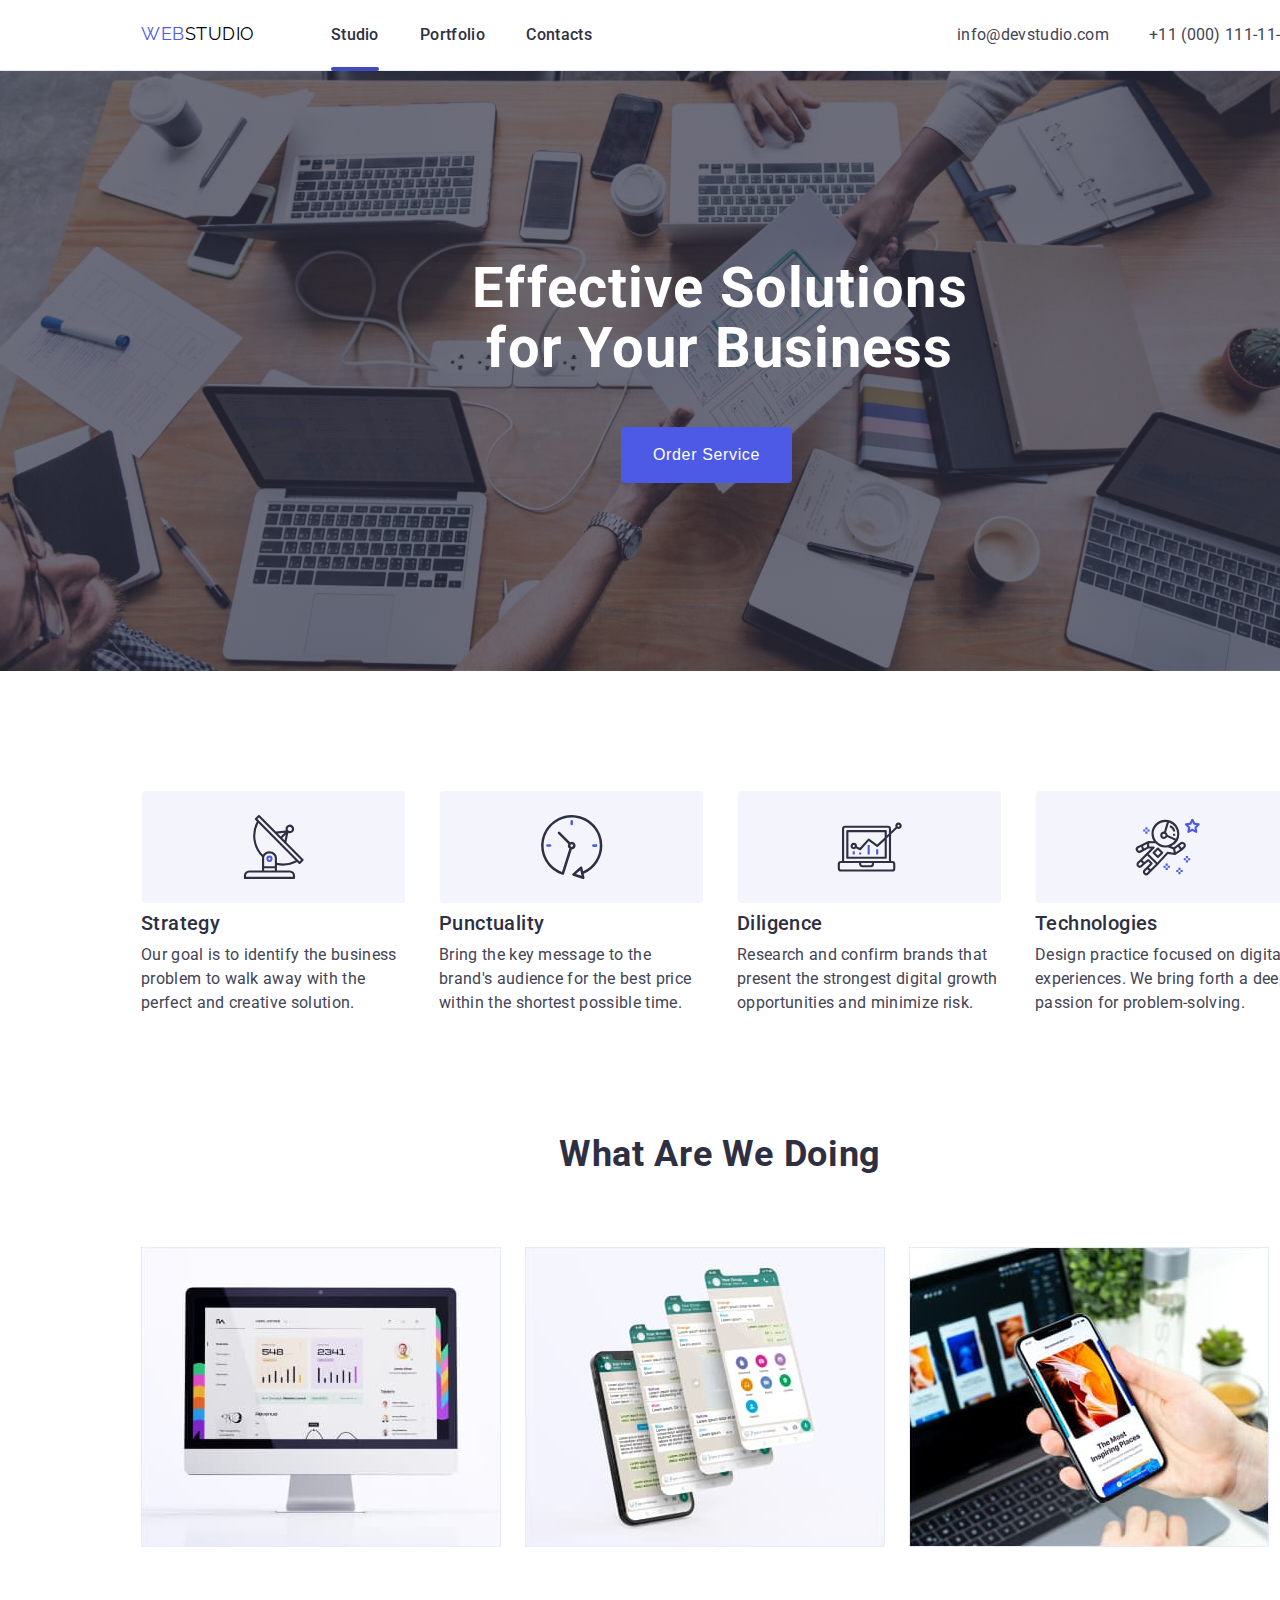
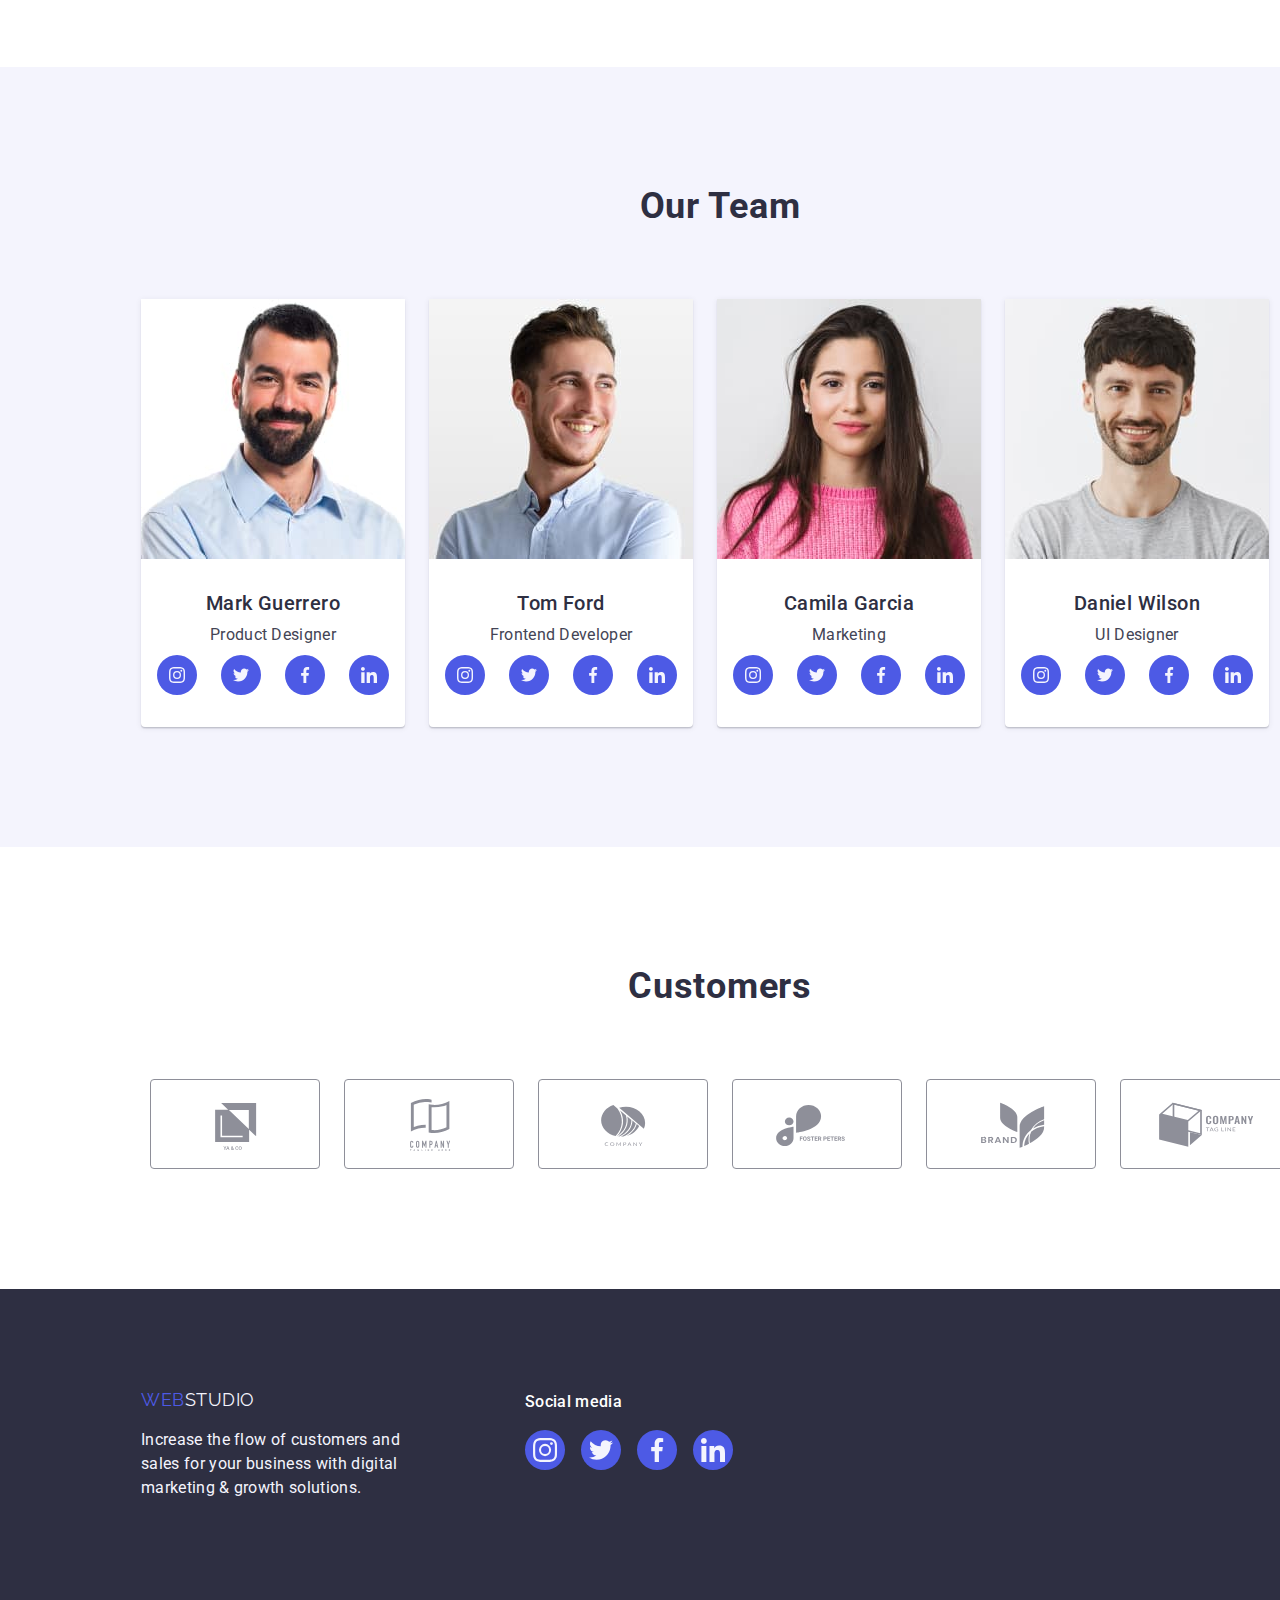
<file: index.html>
<!DOCTYPE html>
<html lang="en">
  <head>
    <meta charset="UTF-8" />
    <meta http-equiv="X-UA-Compatible" content="IE=edge" />
    <meta name="viewport" content="width=device-width, initial-scale=1.0" />
    <title>Studio</title>
    <link
      rel="stylesheet"
      href="https://cdnjs.cloudflare.com/ajax/libs/modern-normalize/2.0.0/modern-normalize.min.css"
      integrity="sha512-4xo8blKMVCiXpTaLzQSLSw3KFOVPWhm/TRtuPVc4WG6kUgjH6J03IBuG7JZPkcWMxJ5huwaBpOpnwYElP/m6wg=="
      crossorigin="anonymous"
      referrerpolicy="no-referrer"
    />
    <link rel="preconnect" href="https://fonts.googleapis.com" />
    <link rel="preconnect" href="https://fonts.gstatic.com" crossorigin />
    <link
      href="https://fonts.googleapis.com/css2?family=Raleway:wght@800&family=Roboto:wght@400;500;700;900&display=swap"
      rel="stylesheet"
    />
    <link href="css/styles.css" rel="stylesheet" />
  </head>
  <body>
    <header>
      <div class="container">
        <div class="entire-header">
          <div class="header-left">
            <a href="#0" class="logo"
              ><span class="logo-blue">Web</span>Studio</a
            >
            <nav class="main-navigation">
              <a href="index.html" class="active-page">Studio</a>
              <a href="portfolio.html">Portfolio</a>
              <a href="#0">Contacts</a>
            </nav>
          </div>
          <div class="header-right">
            <a href="mailto:info@devstudio.com" class="contact-information"
              >info@devstudio.com</a
            >
            <a href="tel:+110001111111" class="contact-information"
              >+11 (000) 111-11-11</a
            >
          </div>
        </div>
      </div>
    </header>
    <main>
      <div class="container-slogan">
        <div class="container">
          <h1 class="slogan">Effective Solutions for Your Business</h1>
          <button type="button" class="order-button" data-modal-open>
            Order Service
          </button>
        </div>
      </div>
      <section>
        <div class="container features section">
          <div class="feature">
            <svg width="264" height="112">
              <use href="./images/icons.svg#icon-icon-1"></use>
            </svg>
            <strong class="feature-title"> Strategy </strong>
            <p class="feature-description">
              Our goal is to identify the business problem to walk away with the
              perfect and creative solution.
            </p>
          </div>
          <div class="feature">
            <svg width="264" height="112">
              <use href="./images/icons.svg#icon-icon-2"></use>
            </svg>
            <strong class="feature-title"> Punctuality </strong>
            <p class="feature-description">
              Bring the key message to the brand's audience for the best price
              within the shortest possible time.
            </p>
          </div>
          <div class="feature">
            <svg width="264" height="112">
              <use href="./images/icons.svg#icon-icon-3"></use>
            </svg>
            <strong class="feature-title"> Diligence </strong>
            <p class="feature-description">
              Research and confirm brands that present the strongest digital
              growth opportunities and minimize risk.
            </p>
          </div>
          <div class="feature">
            <svg width="264" height="112">
              <use href="./images/icons.svg#icon-icon-4"></use>
            </svg>
            <strong class="feature-title"> Technologies </strong>
            <p class="feature-description">
              Design practice focused on digital experiences. We bring forth a
              deep passion for problem-solving.
            </p>
          </div>
        </div>
      </section>
      <div class="activities container">
        <h2 class="section-title">What are we doing</h2>
        <img
          src="images/img-1.jpg"
          alt="computer with data graphs"
          width="360"
          height="300"
        />
        <img
          src="images/img-2.jpg"
          alt="whatsapp mobile layout"
          width="360"
          height="300"
        />
        <img
          src="images/img-3.jpg"
          alt="person designing mobile website"
          width="360"
          height="300"
        />
      </div>
      <section class="team-members">
        <div class="container">
          <h2 class="section-title">Our Team</h2>
          <div class="team-member">
            <img
              src="images/img-4.jpg"
              alt="Mark Guerrero, Product Designer"
              width="264"
              height="260"
            />
            <p class="team-member-name">Mark Guerrero</p>
            <p class="position-name">Product Designer</p>
            <ul class="team-member-socials">
              <li>
                <a href="#0">
                  <svg width="40" height="40">
                    <use href="./images/icons.svg#icon-icon-instagram"></use>
                  </svg>
                </a>
              </li>
              <li>
                <a href="#0">
                  <svg width="40" height="40">
                    <use href="./images/icons.svg#icon-icon-twitter"></use>
                  </svg>
                </a>
              </li>
              <li>
                <a href="#0">
                  <svg width="40" height="40">
                    <use href="./images/icons.svg#icon-icon-facebook"></use>
                  </svg>
                </a>
              </li>
              <li>
                <a href="#0">
                  <svg width="40" height="40">
                    <use href="./images/icons.svg#icon-icon-linkedin"></use>
                  </svg>
                </a>
              </li>
            </ul>
          </div>
          <div class="team-member">
            <img
              src="images/img-5.jpg"
              alt="Tom Ford, Frontend Developer"
              width="264"
              height="260"
            />
            <p class="team-member-name">Tom Ford</p>
            <p class="position-name">Frontend Developer</p>
            <ul class="team-member-socials">
              <li>
                <a href="#0">
                  <svg width="40" height="40">
                    <use href="./images/icons.svg#icon-icon-instagram"></use>
                  </svg>
                </a>
              </li>
              <li>
                <a href="#0">
                  <svg width="40" height="40">
                    <use href="./images/icons.svg#icon-icon-twitter"></use>
                  </svg>
                </a>
              </li>
              <li>
                <a href="#0">
                  <svg width="40" height="40">
                    <use href="./images/icons.svg#icon-icon-facebook"></use>
                  </svg>
                </a>
              </li>
              <li>
                <a href="#0">
                  <svg width="40" height="40">
                    <use href="./images/icons.svg#icon-icon-linkedin"></use>
                  </svg>
                </a>
              </li>
            </ul>
          </div>
          <div class="team-member">
            <img
              src="images/img-6.jpg"
              alt="Camila Garcia, Marketing"
              width="264"
              height="260"
            />
            <p class="team-member-name">Camila Garcia</p>
            <p class="position-name">Marketing</p>
            <ul class="team-member-socials">
              <li>
                <a href="#0">
                  <svg width="40" height="40">
                    <use href="./images/icons.svg#icon-icon-instagram"></use>
                  </svg>
                </a>
              </li>
              <li>
                <a href="#0">
                  <svg width="40" height="40">
                    <use href="./images/icons.svg#icon-icon-twitter"></use>
                  </svg>
                </a>
              </li>
              <li>
                <a href="#0">
                  <svg width="40" height="40">
                    <use href="./images/icons.svg#icon-icon-facebook"></use>
                  </svg>
                </a>
              </li>
              <li>
                <a href="#0">
                  <svg width="40" height="40">
                    <use href="./images/icons.svg#icon-icon-linkedin"></use>
                  </svg>
                </a>
              </li>
            </ul>
          </div>
          <div class="team-member">
            <img
              src="images/img-7.jpg"
              alt="Daniel Wilson, UI Designer"
              width="264"
              height="260"
            />
            <p class="team-member-name">Daniel Wilson</p>
            <p class="position-name">UI Designer</p>
            <ul class="team-member-socials">
              <li>
                <a href="#0">
                  <svg width="40" height="40">
                    <use href="./images/icons.svg#icon-icon-instagram"></use>
                  </svg>
                </a>
              </li>
              <li>
                <a href="#0">
                  <svg width="40" height="40">
                    <use href="./images/icons.svg#icon-icon-twitter"></use>
                  </svg>
                </a>
              </li>
              <li>
                <a href="#0">
                  <svg width="40" height="40">
                    <use href="./images/icons.svg#icon-icon-facebook"></use>
                  </svg>
                </a>
              </li>
              <li>
                <a href="#0">
                  <svg width="40" height="40">
                    <use href="./images/icons.svg#icon-icon-linkedin"></use>
                  </svg>
                </a>
              </li>
            </ul>
          </div>
        </div>
      </section>
      <section>
        <div class="section container">
          <h2 class="section-title">Customers</h2>
          <ul class="customers-logos">
            <li>
              <a href="#0">
                <svg width="168" height="88">
                  <use href="./images/icons.svg#icon-icon-client-1"></use>
                </svg>
              </a>
            </li>
            <li>
              <a href="#0">
                <svg width="168" height="88">
                  <use href="./images/icons.svg#icon-icon-client-2"></use>
                </svg>
              </a>
            </li>
            <li>
              <a href="#0">
                <svg width="168" height="88">
                  <use href="./images/icons.svg#icon-icon-client-3"></use>
                </svg>
              </a>
            </li>
            <li>
              <a href="#0">
                <svg width="168" height="88">
                  <use href="./images/icons.svg#icon-icon-client-4"></use>
                </svg>
              </a>
            </li>
            <li>
              <a href="#0">
                <svg width="168" height="88">
                  <use href="./images/icons.svg#icon-icon-client-5"></use>
                </svg>
              </a>
            </li>
            <li>
              <a href="#0">
                <svg width="168" height="88">
                  <use href="./images/icons.svg#icon-icon-client-6"></use>
                </svg>
              </a>
            </li>
          </ul>
        </div>
      </section>
    </main>

    <footer>
      <div class="container">
        <div class="entire-footer">
          <div class="footer-left">
            <a href="#0" class="logo-footer"
              ><span class="logo-blue">Web</span>Studio</a
            >
            <p class="footer-slogan">
              Increase the flow of customers and sales for your business with
              digital marketing & growth solutions.
            </p>
          </div>
          <div class="footer-right">
            <p class="footer-right-title">Social media</p>
            <ul class="footer-socials">
              <li>
                <a href="#0">
                  <svg width="40" height="40">
                    <use
                      href="./images/icons.svg#icon-icon-instagram-big"
                    ></use>
                  </svg>
                </a>
              </li>
              <li>
                <a href="#0">
                  <svg width="40" height="40">
                    <use href="./images/icons.svg#icon-icon-twitter-big"></use>
                  </svg>
                </a>
              </li>
              <li>
                <a href="#0">
                  <svg width="40" height="40">
                    <use href="./images/icons.svg#icon-icon-facebook-big"></use>
                  </svg>
                </a>
              </li>
              <li>
                <a href="#0">
                  <svg width="40" height="40">
                    <use href="./images/icons.svg#icon-icon-linkedin-big"></use>
                  </svg>
                </a>
              </li>
            </ul>
          </div>
        </div>
      </div>
    </footer>
    <div class="backdrop is-hidden" data-modal>
      <div class="modal">
        <button class="close-button" data-modal-close>
          <svg width="24" height="24">
            <use href="./images/icons.svg#icon-close"></use>
          </svg>
        </button>
      </div>
    </div>
    <script src="./js/modal.js"></script>
  </body>
</html>
</file>
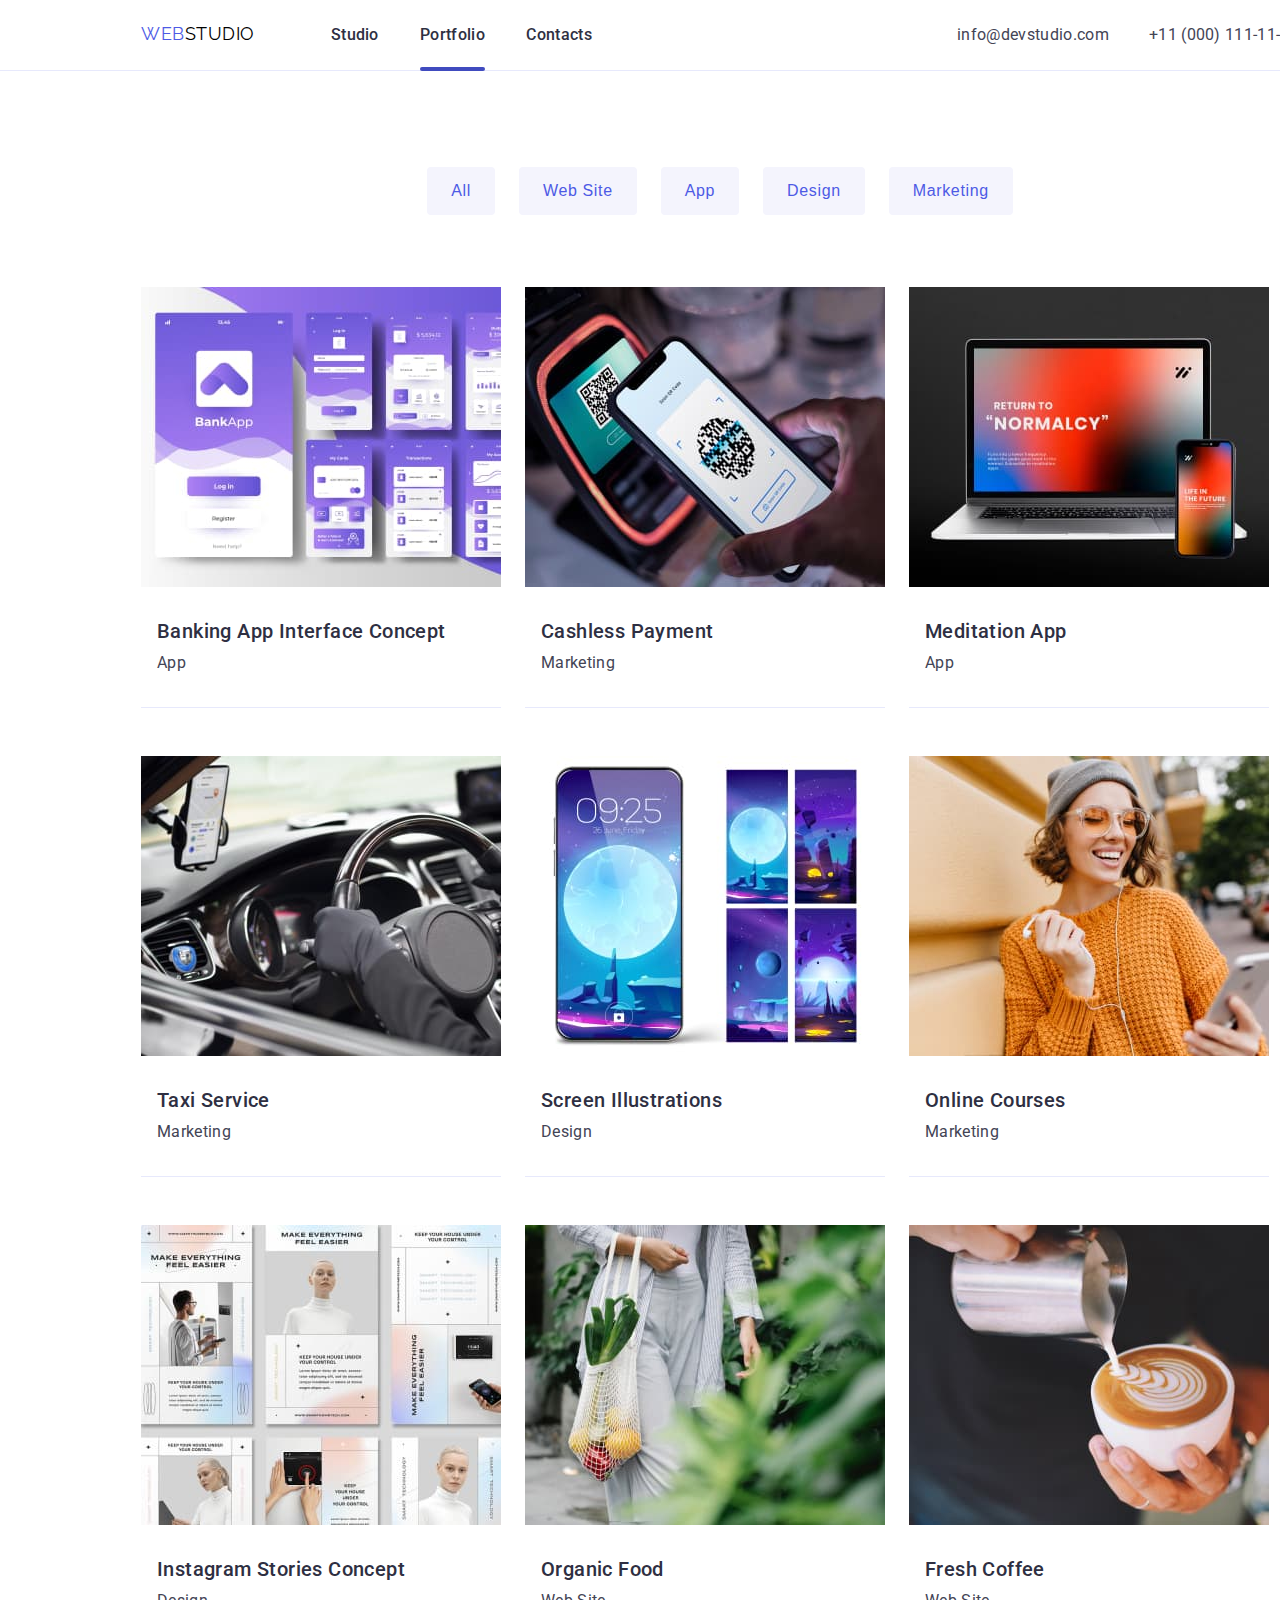
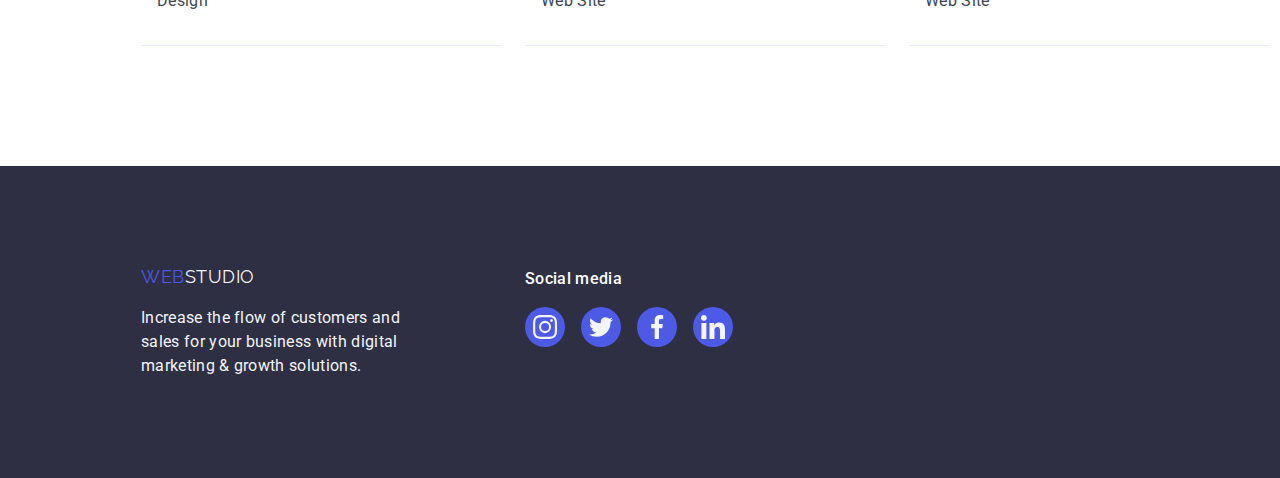
<file: portfolio.html>
<!DOCTYPE html>
<html lang="pl">
  <head>
    <meta charset="UTF-8" />
    <meta http-equiv="X-UA-Compatible" content="IE=edge" />
    <meta name="viewport" content="width=device-width, initial-scale=1.0" />
    <title>Portfolio</title>
    <link
      rel="stylesheet"
      href="https://cdnjs.cloudflare.com/ajax/libs/modern-normalize/2.0.0/modern-normalize.min.css"
      integrity="sha512-4xo8blKMVCiXpTaLzQSLSw3KFOVPWhm/TRtuPVc4WG6kUgjH6J03IBuG7JZPkcWMxJ5huwaBpOpnwYElP/m6wg=="
      crossorigin="anonymous"
      referrerpolicy="no-referrer"
    />
    <link rel="preconnect" href="https://fonts.googleapis.com" />
    <link rel="preconnect" href="https://fonts.gstatic.com" crossorigin />
    <link
      href="https://fonts.googleapis.com/css2?family=Raleway:wght@800&family=Roboto:wght@400;500;700;900&display=swap"
      rel="stylesheet"
    />
    <link href="css/styles.css" rel="stylesheet" />
  </head>
  <body>
    <header>
      <div class="container">
        <div class="entire-header">
          <div class="header-left">
            <a href="#0" class="logo"
              ><span class="logo-blue">Web</span>Studio</a
            >
            <nav class="main-navigation">
              <a href="index.html">Studio</a>
              <a href="portfolio.html" class="active-page">Portfolio</a>
              <a href="#0">Contacts</a>
            </nav>
          </div>
          <div class="header-right">
            <a href="mailto:info@devstudio.com" class="contact-information"
              >info@devstudio.com</a
            >
            <a href="tel:+110001111111" class="contact-information"
              >+11 (000) 111-11-11</a
            >
          </div>
        </div>
      </div>
    </header>
    <main>
      <div class="section-portfolio">
        <div class="container">
          <div class="filters">
            <button type="button" class="filter-button">All</button>
            <button type="button" class="filter-button">Web Site</button>
            <button type="button" class="filter-button">App</button>
            <button type="button" class="filter-button">Design</button>
            <button type="button" class="filter-button">Marketing</button>
          </div>
          <section class="projects">
            <figure>
              <div class="box">
                <img
                  src="images/portfolio-img1.jpg"
                  alt="mobile banking app"
                  width="360"
                  height="300"
                />
                <p class="overlay">
                  14 Stylish and User-Friendly App Design Concepts · Task
                  Manager App · Calorie Tracker App · Exotic Fruit Ecommerce App
                  · Cloud Storage App
                </p>
              </div>
              <figcaption class="project-title">
                Banking App Interface Concept
                <p class="project-category">App</p>
              </figcaption>
            </figure>
            <figure>
              <div class="box">
                <img
                  src="images/portfolio-img2.jpg"
                  alt="person paying with their phone"
                  width="360"
                  height="300"
                />
                <p class="overlay">
                  14 Stylish and User-Friendly App Design Concepts · Task
                  Manager App · Calorie Tracker App · Exotic Fruit Ecommerce App
                  · Cloud Storage App
                </p>
              </div>
              <figcaption class="project-title">
                Cashless Payment
                <p class="project-category">Marketing</p>
              </figcaption>
            </figure>
            <figure>
              <div class="box">
                <img
                  src="images/portfolio-img3.jpg"
                  alt="meditation app open on laptop and phone"
                  width="360"
                  height="300"
                />
                <p class="overlay">
                  14 Stylish and User-Friendly App Design Concepts · Task
                  Manager App · Calorie Tracker App · Exotic Fruit Ecommerce App
                  · Cloud Storage App
                </p>
              </div>
              <figcaption class="project-title">
                Meditation App
                <p class="project-category">App</p>
              </figcaption>
            </figure>
            <figure>
              <div class="box">
                <img
                  src="images/portfolio-img4.jpg"
                  alt="taxi driver with mobile app"
                  width="360"
                  height="300"
                />
                <p class="overlay">
                  14 Stylish and User-Friendly App Design Concepts · Task
                  Manager App · Calorie Tracker App · Exotic Fruit Ecommerce App
                  · Cloud Storage App
                </p>
              </div>
              <figcaption class="project-title">
                Taxi Service
                <p class="project-category">Marketing</p>
              </figcaption>
            </figure>
            <figure>
              <div class="box">
                <img
                  src="images/portfolio-img5.jpg"
                  alt="cosmic wallpaper designs"
                  width="360"
                  height="300"
                />
                <p class="overlay">
                  14 Stylish and User-Friendly App Design Concepts · Task
                  Manager App · Calorie Tracker App · Exotic Fruit Ecommerce App
                  · Cloud Storage App
                </p>
              </div>
              <figcaption class="project-title">
                Screen Illustrations
                <p class="project-category">Design</p>
              </figcaption>
            </figure>
            <figure>
              <div class="box">
                <img
                  src="images/portfolio-img6.jpg"
                  alt="woman learning on her phone"
                  width="360"
                  height="300"
                />
                <p class="overlay">
                  14 Stylish and User-Friendly App Design Concepts · Task
                  Manager App · Calorie Tracker App · Exotic Fruit Ecommerce App
                  · Cloud Storage App
                </p>
              </div>
              <figcaption class="project-title">
                Online Courses
                <p class="project-category">Marketing</p>
              </figcaption>
            </figure>
            <figure>
              <div class="box">
                <img
                  src="images/portfolio-img7.jpg"
                  alt="exemplary designs for instaram stories"
                  width="360"
                  height="300"
                />
                <p class="overlay">
                  14 Stylish and User-Friendly App Design Concepts · Task
                  Manager App · Calorie Tracker App · Exotic Fruit Ecommerce App
                  · Cloud Storage App
                </p>
              </div>
              <figcaption class="project-title">
                Instagram Stories Concept
                <p class="project-category">Design</p>
              </figcaption>
            </figure>
            <figure>
              <div class="box">
                <img
                  src="images/portfolio-img8.jpg"
                  alt="person carrying groceries"
                  width="360"
                  height="300"
                />
                <p class="overlay">
                  14 Stylish and User-Friendly App Design Concepts · Task
                  Manager App · Calorie Tracker App · Exotic Fruit Ecommerce App
                  · Cloud Storage App
                </p>
              </div>
              <figcaption class="project-title">
                Organic Food
                <p class="project-category">Web Site</p>
              </figcaption>
            </figure>
            <figure>
              <div class="box">
                <img
                  src="images/portfolio-img9.jpg"
                  alt="person pouring coffee"
                  width="360"
                  height="300"
                />
                <p class="overlay">
                  14 Stylish and User-Friendly App Design Concepts · Task
                  Manager App · Calorie Tracker App · Exotic Fruit Ecommerce App
                  · Cloud Storage App
                </p>
              </div>
              <figcaption class="project-title">
                Fresh Coffee
                <p class="project-category">Web Site</p>
              </figcaption>
            </figure>
          </section>
        </div>
      </div>
    </main>
    <footer>
      <div class="container">
        <div class="entire-footer">
          <div class="footer-left">
            <a href="#0" class="logo-footer"
              ><span class="logo-blue">Web</span>Studio</a
            >
            <p class="footer-slogan">
              Increase the flow of customers and sales for your business with
              digital marketing & growth solutions.
            </p>
          </div>
          <div class="footer-right">
            <p class="footer-right-title">Social media</p>
            <ul class="footer-socials">
              <li>
                <a href="#0">
                  <svg width="40" height="40">
                    <use
                      href="./images/icons.svg#icon-icon-instagram-big"
                    ></use>
                  </svg>
                </a>
              </li>
              <li>
                <a href="#0">
                  <svg width="40" height="40">
                    <use href="./images/icons.svg#icon-icon-twitter-big"></use>
                  </svg>
                </a>
              </li>
              <li>
                <a href="#0">
                  <svg width="40" height="40">
                    <use href="./images/icons.svg#icon-icon-facebook-big"></use>
                  </svg>
                </a>
              </li>
              <li>
                <a href="#0">
                  <svg width="40" height="40">
                    <use href="./images/icons.svg#icon-icon-linkedin-big"></use>
                  </svg>
                </a>
              </li>
            </ul>
          </div>
        </div>
      </div>
    </footer>
  </body>
</html>
</file>
<file: css/styles.css>
:root {
  --iris: #4d5ae5;
  --ocean: #404bbf;
  --grey: #2e2f42;
  --slate: #434455;
  --white: #ffffff;
  --cloud: #f4f4fd;
  --white-faded: rgba(255, 255, 255, 0.6);
  --cornflower: #e7e9fc;
  --green: #31d0aa;
  --dairy: #fcfcfc;
}
header {
  border-bottom: 1px solid var(--cornflower);
}
body {
  font-family: "Roboto", sans-serif;
  color: var(--grey);
  width: 1440px;
  margin: auto;
}
.container {
  width: 1158px;
  margin: 0 auto;
  padding-inline: 15px;
}
.section {
  padding-block: 120px;
}
.entire-header {
  display: flex;
  justify-content: space-between;
}
.header-left {
  display: flex;
  align-items: center;
  gap: 76px;
}
.header-right {
  display: flex;
  align-items: center;
  gap: 40px;
}
.logo {
  font-family: "Raleway", sans-serif;
  color: black;
  text-decoration: none;
  font-size: 18px;
  line-height: 116.667%;
  display: inline-block;
  margin-top: 24px;
  margin-bottom: 25px;
  letter-spacing: 0.03em;
  text-transform: uppercase;
}
.logo-blue {
  color: var(--iris);
}
.main-navigation {
  font-weight: 500;
  display: inline-flex;
  width: 261px;
  justify-content: space-between;
  letter-spacing: 0.02em;
  line-height: 150%;
}
.main-navigation a {
  text-decoration: none;
  color: var(--grey);
  transition: color 250ms cubic-bezier(0.4, 0, 0.2, 1);
}

.main-navigation a:visited {
  color: var(--grey);
}

.main-navigation a:hover,
.main-navigation a:focus {
  color: var(--iris);
}
.active-page {
  position: relative;
}
.active-page::after {
  content: "";
  width: 100%;
  height: 4px;
  border-radius: 2px;
  background: var(--ocean);
  position: absolute;
  top: 44px;
  left: 0;
}

.contact-information {
  font-weight: 400;
  text-decoration: none;
  color: var(--slate);
  letter-spacing: 0.02em;
  line-height: 150%;
  transition: color 250ms cubic-bezier(0.4, 0, 0.2, 1);
}
.contact-information:last-child {
  margin-right: 0px;
}

.contact-information:hover,
.contact-information:focus {
  color: var(--iris);
}
.container-slogan {
  background-color: lightgray;
  background-image: linear-gradient(
      0,
      rgba(46, 47, 66, 0.7),
      rgba(46, 47, 66, 0.7)
    ),
    url(../images/background-img-1.jpg);
  background-repeat: no-repeat;
  background-position: center;
  padding-block: 188px;
}
.slogan {
  color: var(--white);
  font-weight: 700;
  font-size: 56px;
  line-height: 107.143%;
  padding-inline: 316px;
  margin-top: 0px;
  margin-bottom: 48px;
  text-align: center;
  letter-spacing: 0.02em;
}
.order-button {
  background: var(--iris);
  color: var(--white);
  font-weight: 500;
  font-size: 16px;
  line-height: 150%;
  cursor: pointer;
  border-width: 0px;
  border-radius: 4px;
  padding: 16px 32px;
  margin-left: 480px;
  letter-spacing: 0.04em;
  transition: background-color 250ms cubic-bezier(0.4, 0, 0.2, 1),
    color 250ms cubic-bezier(0.4, 0, 0.2, 1);
}

.order-button:hover {
  color: var(--iris);
  background-color: var(--cloud);
}

.features {
  display: flex;
  justify-content: space-between;
}

.feature {
  display: flex;
  flex-direction: column;
  gap: 8px;
}

.feature-title {
  font-size: 20px;
  letter-spacing: 0.02em;
  line-height: 120%;
  font-weight: 500;
}
.feature-description {
  line-height: 150%;
  color: var(--slate);
  letter-spacing: 0.02em;
  width: 264px;
  margin-block: 0px;
}

.section-title {
  font-size: 36px;
  text-align: center;
  line-height: 111.111%;
  margin-top: 0px;
  margin-bottom: 72px;
  letter-spacing: 0.02em;
  text-transform: capitalize;
}
.activities {
  padding-bottom: 120px;
  font-size: 0px;
}
.activities img {
  display: inline-block;
  margin-right: 24px;
}
.activities img:last-of-type {
  margin-right: 0px;
}

.team-members {
  background-color: var(--cloud);
  padding-block: 120px;
  font-size: 0px;
}
.team-member {
  display: inline-block;
  background-color: var(--white);
  margin-right: 24px;
  box-shadow: 0px 2px 1px 0px rgba(46, 47, 66, 0.08),
    0px 1px 1px 0px rgba(46, 47, 66, 0.16),
    0px 1px 6px 0px rgba(46, 47, 66, 0.08);
  border-radius: 0px 0px 4px 4px;
}
.team-member:last-of-type {
  margin-right: 0px;
}
.team-member-name {
  font-weight: 500;
  font-size: 20px;
  line-height: 120%;
  letter-spacing: 0.02em;
  margin-top: 32px;
  margin-bottom: 8px;
  text-align: center;
}
.position-name {
  font-size: 16px;
  line-height: 150%;
  letter-spacing: 0.02em;
  color: var(--slate);
  margin-block: 8px;
  text-align: center;
}

.team-member-socials {
  display: flex;
  gap: 24px;
  padding-inline: 16px;
  padding-bottom: 32px;
}

.customers-logos {
  display: flex;
  justify-content: center;
  gap: 24px;
  list-style-type: none;
  padding-inline: 0px;
  margin-block: 0px;
}

footer {
  background-color: var(--grey);
  padding-bottom: 100px;
  padding-top: 101.5px;
}
.entire-footer {
  display: flex;
}
.footer-left {
  width: 264px;
  display: inline-block;
  margin-left: 0px;
  margin-right: 120px;
}
.footer-right {
  width: 208px;
  display: inline-block;
}

.logo-footer {
  font-family: "Raleway", sans-serif;
  color: var(--cloud);
  text-decoration: none;
  font-size: 18px;
  line-height: 116.667%;
  display: inline-block;
  margin-bottom: 17.5px;
  letter-spacing: 0.03em;
  text-transform: uppercase;
}

.footer-slogan {
  color: var(--cloud);
  line-height: 150%;
  margin-block: 0px;
  letter-spacing: 0.02em;
}
.footer-right-title {
  color: var(--white);
  line-height: 150%;
  margin-top: 0px;
  margin-bottom: 16px;
  letter-spacing: 0.02em;
  font-weight: 500;
}
.footer-socials {
  display: flex;
  gap: 16px;
  padding-inline: 0px;
  margin-block: 0px;
}

.section-portfolio {
  padding-bottom: 120px;
  padding-top: 96px;
}

.filters {
  display: flex;
  justify-content: center;
  gap: 24px;
  margin-bottom: 72px;
}
.filter-button {
  color: var(--iris);
  font-weight: 500;
  font-size: 16px;
  line-height: 150%;
  background: var(--cloud);
  cursor: pointer;
  border-width: 0px;
  border-radius: 4px;
  padding: 12px 24px;
  letter-spacing: 0.04em;
  transition: background-color 250ms cubic-bezier(0.4, 0, 0.2, 1),
    color 250ms cubic-bezier(0.4, 0, 0.2, 1),
    box-shadow 250ms cubic-bezier(0.4, 0, 0.2, 1);
}
.filter-button:hover,
.filter-button:focus {
  background: var(--ocean);
  color: var(--white);
  box-shadow: 0px 2px 2px 0px rgba(0, 0, 0, 0.12),
    0px 2px 1px 0px rgba(0, 0, 0, 0.08), 0px 3px 1px 0px rgba(0, 0, 0, 0.1);
}
.projects {
  display: flex;
  flex-wrap: wrap;
  gap: 24px;
  row-gap: 48px;
}

.projects figure {
  margin: 0;
  border-bottom: 1px solid var(--cornflower);
  transition: box-shadow 250ms cubic-bezier(0.4, 0, 0.2, 1);
}

.projects figure:hover {
  box-shadow: 0px 2px 1px 0px rgba(46, 47, 66, 0.08),
    0px 1px 1px 0px rgba(46, 47, 66, 0.16),
    0px 1px 6px 0px rgba(46, 47, 66, 0.08);
  cursor: pointer;
}

figure img {
  display: block;
}
.box {
  position: relative;
  overflow: hidden;
}
.overlay {
  position: absolute;
  top: 0;
  left: 0;
  background-color: var(--iris);
  width: 100%;
  height: 300px;
  margin-block: 0;
  line-height: 150%;
  letter-spacing: 0.02em;
  color: var(--cloud);
  padding-top: 32px;
  padding-inline: 32px;
  transform: translateY(100%);
  transition: transform 250ms cubic-bezier(0.4, 0, 0.2, 1);
}
.projects figure:hover .overlay {
  transform: translateY(0);
}
.project-title {
  font-weight: 500;
  font-size: 20px;
  line-height: 120%;
  padding-left: 16px;
  padding-right: 16px;
  padding-top: 32px;
  padding-bottom: 32px;
  letter-spacing: 0.02em;
}
.project-category {
  color: var(--slate);
  font-weight: 400;
  font-size: 16px;
  line-height: 150%;
  margin-top: 8px;
  margin-bottom: 0px;
  letter-spacing: 0.02em;
}
.footer-socials li {
  font-size: 0px;
}
.footer-socials li:hover,
.footer-socials li:focus {
  --color1: var(--green);
}

.team-member-socials li:hover,
.team-member-socials li:focus {
  --color1: var(--ocean);
}
.customers-logos li {
  font-size: 0px;
}
.customers-logos li:hover,
.customers-logos li:focus {
  --color4: var(--ocean);
}
.customers-logos svg {
  border-radius: 4px;
  border: 1px solid var(--color4, #8e8f99);
}

.is-hidden {
  pointer-events: none;
  visibility: none;
  opacity: 0;
}
.modal {
  margin: auto;
  width: 408px;
  height: 584px;
  border-radius: 4px;
  background-color: var(--dairy);
  box-shadow: 0px 2px 1px 0px rgba(0, 0, 0, 0.2),
    0px 1px 3px 0px rgba(0, 0, 0, 0.12), 0px 1px 1px 0px rgba(0, 0, 0, 0.14);
  cursor: initial;
  position: relative;
}
.backdrop {
  background-color: hsla(0, 0%, 0%, 0.5);
  position: fixed;
  display: flex;
  left: 0;
  top: 0;
  right: 0;
  bottom: 0;
  cursor: not-allowed;
  transition: opacity 500ms;
}
.close-button {
  border: none;
  padding: 0;
  font-size: 0;
  background-color: var(--dairy);
  --color5: rgba(0, 0, 0, 0.1);
  position: absolute;
  cursor: pointer;
  top: 24px;
  right: 24px;
}
</file>
